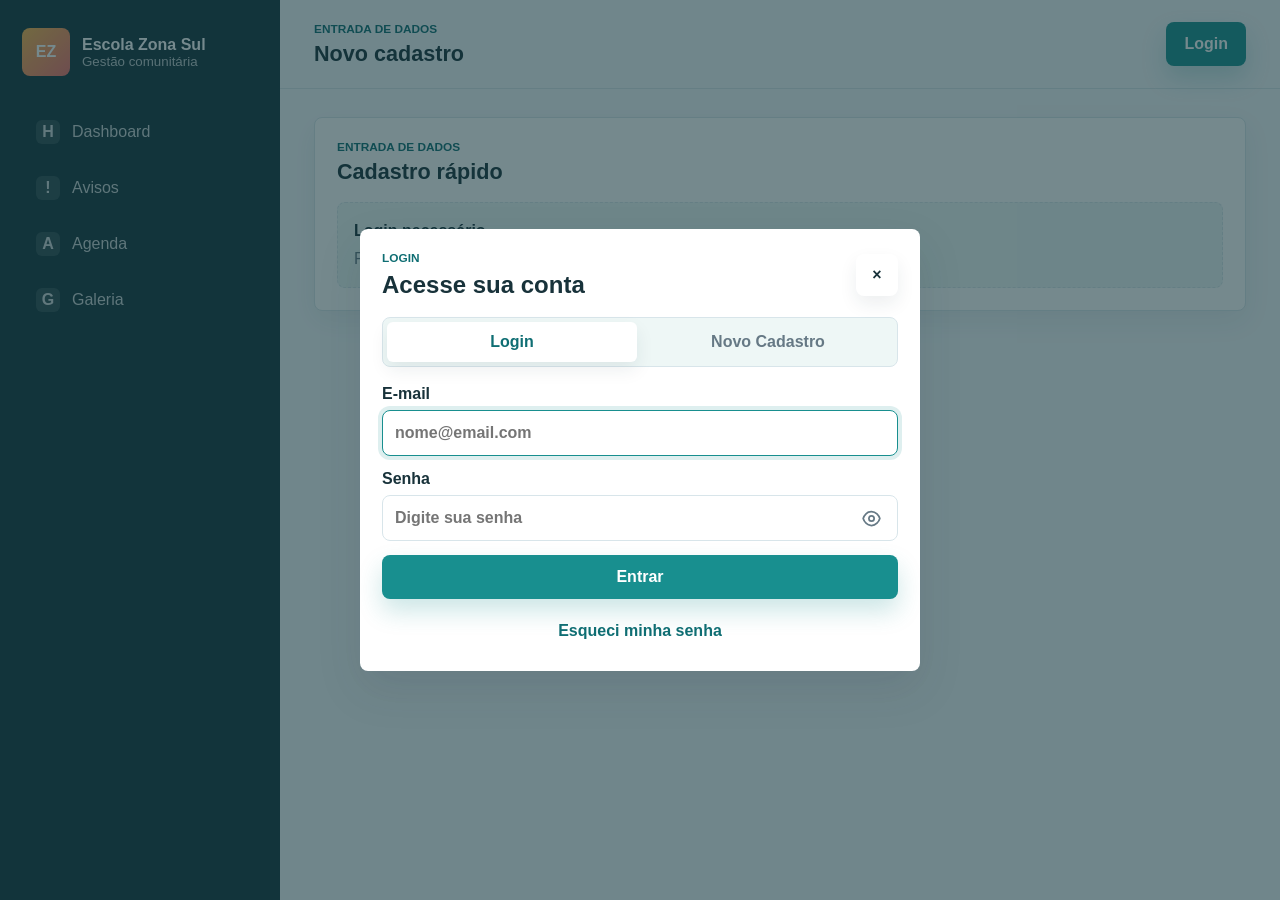
<file: cadastro.html>
<!DOCTYPE html>
<html lang="pt-BR">
<head>
  <meta charset="UTF-8">
  <meta name="viewport" content="width=device-width, initial-scale=1.0">
  <meta name="description" content="Novo cadastro administrativo da Escola Zona Sul.">
  <title>Novo Cadastro | Escola Zona Sul</title>
  <link rel="preconnect" href="https://images.unsplash.com">
  <link rel="stylesheet" href="css/base.css">
  <link rel="stylesheet" href="css/components.css">
  <link rel="stylesheet" href="css/layout.css">
  <link rel="stylesheet" href="css/pages.css">
</head>
<body data-page="cadastro">
  <div class="app-shell">
    <aside class="sidebar" id="sidebar" aria-label="Menu principal">
      <div class="brand">
        <span class="brand__mark" aria-hidden="true">EZ</span>
        <div>
          <strong>Escola Zona Sul</strong>
          <small>Gestão comunitária</small>
        </div>
      </div>

      <nav class="sidebar__nav">
        <a class="nav-link" href="index.html#dashboard">
          <span aria-hidden="true">H</span>
          Dashboard
        </a>
        <a class="nav-link" href="index.html#avisos">
          <span aria-hidden="true">!</span>
          Avisos
        </a>
        <a class="nav-link" href="index.html#eventos">
          <span aria-hidden="true">A</span>
          Agenda
        </a>
        <a class="nav-link" href="index.html#galeria">
          <span aria-hidden="true">G</span>
          Galeria
        </a>
        <details class="nav-group" data-admin-only open>
          <summary class="nav-link nav-link--summary active">
            <span aria-hidden="true">+</span>
            Cadastros
          </summary>
          <div class="nav-submenu">
            <a class="nav-sublink active" href="cadastro.html">Novo Cadastro</a>
            <a class="nav-sublink" href="enventos.html">Novo Evento</a>
            <a class="nav-sublink" href="painel.html">Painel Administrativo</a>
          </div>
        </details>
      </nav>
    </aside>

    <div class="main-wrap">
      <header class="topbar">
        <button class="icon-button menu-button" id="menuButton" type="button" aria-label="Abrir menu">
          ☰
        </button>

        <div>
          <p class="eyebrow">Entrada de dados</p>
          <h1>Novo cadastro</h1>
        </div>

        <div class="topbar__actions">
          <span class="auth-status" id="authStatus" hidden></span>
          <button class="button button--primary" id="openAuthModal" type="button">Login</button>
          <button class="button button--ghost" id="logoutButton" type="button" hidden>Sair</button>
        </div>
      </header>

      <main class="content">
        <section class="section" aria-labelledby="register-title">
          <div class="section__header">
            <div>
              <p class="eyebrow">Entrada de dados</p>
              <h2 id="register-title">Cadastro rápido</h2>
            </div>
            <button class="button button--primary" type="button" id="openAuthModalSecondary" data-admin-content>Abrir formulário</button>
          </div>

          <div class="empty-state admin-access-message" id="adminAccessMessage" hidden></div>

          <div class="register-panel" data-admin-content>
            <form class="quick-form" id="quickRegisterForm">
              <label>
                Tipo de perfil
                <select id="profileType" name="profileType" required>
                  <option value="Administrador">Administrador</option>
                  <option value="Professor">Professor</option>
                  <option value="Usuário">Usuário</option>
                </select>
              </label>

              <label>
                Nome
                <input id="name" name="name" type="text" placeholder="Digite o nome" required>
              </label>

              <label>
                E-mail
                <input id="email" name="email" type="email" placeholder="nome@email.com" required>
              </label>

              <label>
                Celular
                <input id="phone" name="phone" type="tel" placeholder="(00) 00000-0000">
              </label>

              <label>
                Senha
                <input id="quickPassword" name="senha" type="password" placeholder="Mínimo de 6 caracteres" autocomplete="new-password" minlength="6" required>
              </label>

              <label>
                Confirmar senha
                <input id="quickPasswordConfirm" name="confirmSenha" type="password" placeholder="Repita a senha" autocomplete="new-password" minlength="6" required>
              </label>

              <button class="button button--primary" type="submit">Salvar cadastro</button>
            </form>

            <aside class="profile-preview" aria-labelledby="profiles-title">
              <h3 id="profiles-title">Perfis do sistema</h3>
              <div class="profile-list" id="profileList"></div>
            </aside>
          </div>
        </section>
      </main>
    </div>
  </div>

  <div class="modal" id="authModal" aria-hidden="true">
    <div class="modal__overlay" data-close-modal></div>
    <section class="modal__content modal__content--auth" role="dialog" aria-modal="true" aria-labelledby="authModalTitle">
      <div class="modal__header">
        <div>
          <p class="eyebrow" id="authModalEyebrow">Autenticação</p>
          <h2 id="authModalTitle">Acesse sua conta</h2>
        </div>
        <button class="icon-button" type="button" aria-label="Fechar modal" data-close-modal>×</button>
      </div>

      <div class="auth-tabs" role="tablist" aria-label="Autenticação">
        <button class="auth-tab is-active" type="button" role="tab" aria-selected="true" data-auth-tab="login">Login</button>
        <button class="auth-tab" type="button" role="tab" aria-selected="false" data-auth-tab="register">Novo Cadastro</button>
      </div>

      <form class="quick-form auth-panel" id="loginForm" data-auth-panel="login">
        <label>
          E-mail
          <input name="email" type="email" placeholder="nome@email.com" autocomplete="email" required>
        </label>

        <label>
          Senha
          <input name="senha" type="password" placeholder="Digite sua senha" autocomplete="current-password" minlength="6" required>
        </label>

        <button class="button button--primary" type="submit">Entrar</button>
        <button class="button button--link auth-forgot-link" id="forgotPasswordLink" type="button">Esqueci minha senha</button>
      </form>

      <form class="quick-form auth-panel" id="forgotPasswordForm" data-auth-panel="forgot-password" hidden>
        <label>
          E-mail
          <input name="email" type="email" placeholder="nome@email.com" autocomplete="email" required>
        </label>

        <div class="auth-actions">
          <button class="button button--primary" type="submit">Enviar código</button>
          <button class="button button--link" id="backToLoginFromForgot" type="button">Voltar para login</button>
        </div>
      </form>

      <form class="quick-form auth-panel" id="resetPasswordForm" data-auth-panel="reset-password" hidden>
        <label>
          E-mail
          <input name="email" type="email" readonly required>
        </label>

        <label>
          Código de redefinição
          <input name="codigo" type="text" inputmode="numeric" pattern="[0-9]{6}" maxlength="6" placeholder="000000" required>
        </label>

        <label>
          Nova senha
          <input name="nova_senha" type="password" placeholder="Mínimo de 6 caracteres" autocomplete="new-password" minlength="6" required>
        </label>

        <div class="auth-actions">
          <button class="button button--primary" type="submit">Alterar senha</button>
          <button class="button button--link" id="requestNewResetCode" type="button">Solicitar novo código</button>
        </div>
      </form>

      <form class="quick-form auth-panel" id="modalRegisterForm" data-auth-panel="register" hidden>
        <label>
          Tipo de perfil
          <select disabled aria-label="Tipo de perfil">
            <option value="Usuário" selected>Usuário</option>
          </select>
          <input name="profileType" type="hidden" value="Usuário">
        </label>

        <label>
          Nome
          <input name="name" type="text" placeholder="Digite o nome" autocomplete="name" required>
        </label>

        <label>
          E-mail
          <input name="email" type="email" placeholder="nome@email.com" autocomplete="email" required>
        </label>

        <label>
          Celular
          <input name="phone" type="tel" placeholder="(00) 00000-0000" autocomplete="tel">
        </label>

        <label>
          Senha
          <input name="senha" type="password" placeholder="Mínimo de 6 caracteres" autocomplete="new-password" minlength="6" required>
        </label>

        <label>
          Confirmar senha
          <input name="confirmSenha" type="password" placeholder="Repita a senha" autocomplete="new-password" minlength="6" required>
        </label>

        <button class="button button--primary" type="submit">Cadastrar</button>
      </form>

      <form class="quick-form auth-panel" id="validationForm" data-auth-panel="validation" hidden>
        <label>
          E-mail
          <input name="email" type="email" readonly required>
        </label>

        <label>
          Código de validação
          <input name="codigo" type="text" inputmode="numeric" pattern="[0-9]{6}" maxlength="6" placeholder="000000" required>
        </label>

        <div class="auth-actions">
          <button class="button button--primary" type="submit">Validar cadastro</button>
          <button class="button button--link" id="resendValidationCode" type="button">Reenviar código</button>
        </div>
      </form>
    </section>
  </div>

  <div class="toast" id="toast" role="status" aria-live="polite"></div>

  <script src="js/config.js"></script>
  <script src="js/data.js"></script>
  <script src="js/dom.js"></script>
  <script src="js/state.js"></script>
  <script src="js/utils.js"></script>
  <script src="js/ui.js"></script>
  <script src="js/auth.js"></script>
  <script src="js/api.js"></script>
  <script src="js/render.js"></script>
  <script src="js/services.js"></script>
  <script src="js/forms.js"></script>
  <script src="js/events.js"></script>
  <script src="js/main.js"></script>
</body>
</html>
</file>
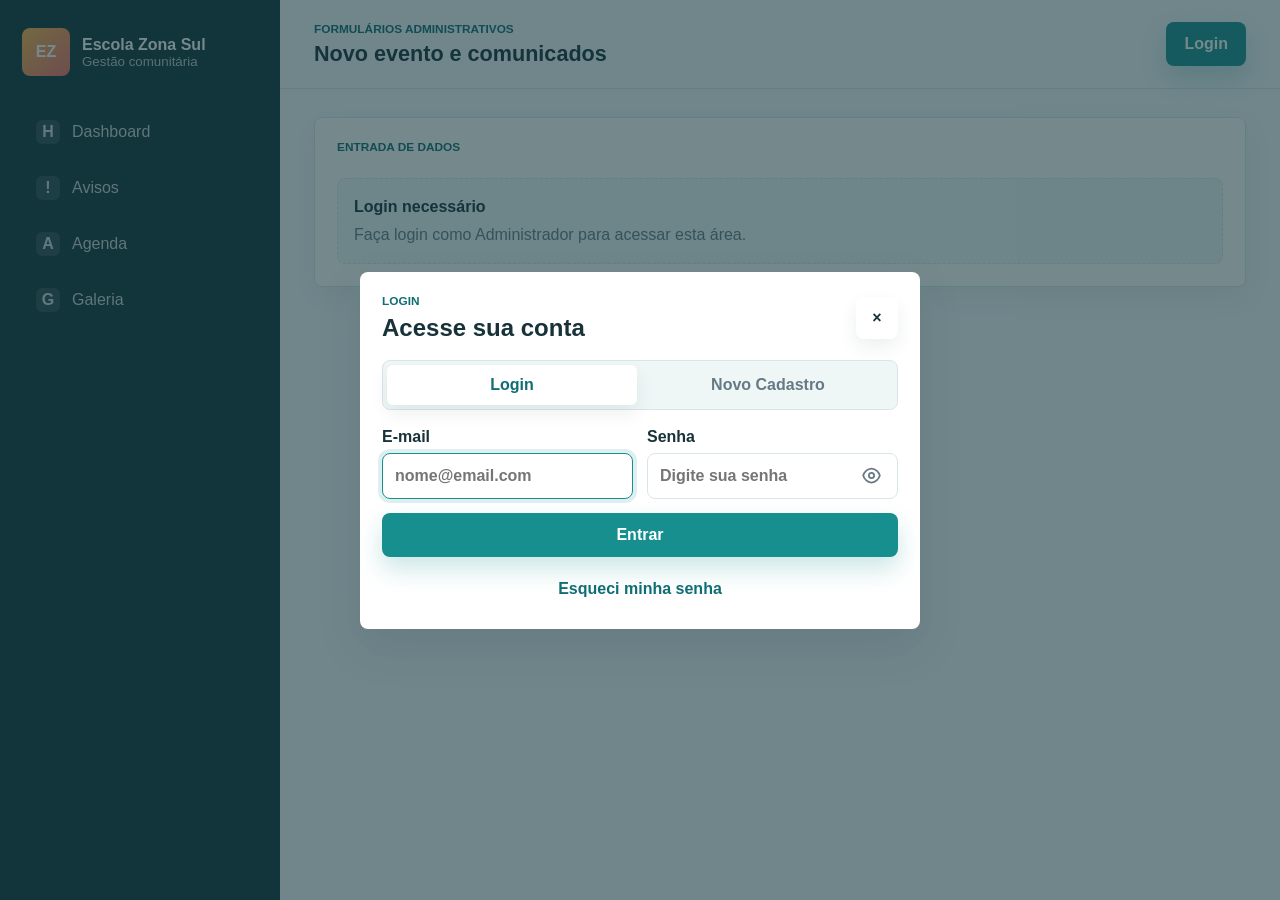
<file: enventos.html>
<!DOCTYPE html>
<html lang="pt-BR">
<head>
  <meta charset="UTF-8">
  <meta name="viewport" content="width=device-width, initial-scale=1.0">
  <meta name="description" content="Cadastro de avisos, eventos e galeria da Escola Zona Sul.">
  <title>Novo Evento | Escola Zona Sul</title>
  <link rel="preconnect" href="https://images.unsplash.com">
  <link rel="stylesheet" href="css/base.css">
  <link rel="stylesheet" href="css/components.css">
  <link rel="stylesheet" href="css/layout.css">
  <link rel="stylesheet" href="css/pages.css">
</head>
<body data-page="enventos">
  <div class="app-shell">
    <aside class="sidebar" id="sidebar" aria-label="Menu principal">
      <div class="brand">
        <span class="brand__mark" aria-hidden="true">EZ</span>
        <div>
          <strong>Escola Zona Sul</strong>
          <small>Gestão comunitária</small>
        </div>
      </div>

      <nav class="sidebar__nav">
        <a class="nav-link" href="index.html#dashboard">
          <span aria-hidden="true">H</span>
          Dashboard
        </a>
        <a class="nav-link" href="index.html#avisos">
          <span aria-hidden="true">!</span>
          Avisos
        </a>
        <a class="nav-link" href="index.html#eventos">
          <span aria-hidden="true">A</span>
          Agenda
        </a>
        <a class="nav-link" href="index.html#galeria">
          <span aria-hidden="true">G</span>
          Galeria
        </a>
        <details class="nav-group" data-admin-only open>
          <summary class="nav-link nav-link--summary active">
            <span aria-hidden="true">+</span>
            Cadastros
          </summary>
          <div class="nav-submenu">
            <a class="nav-sublink" href="cadastro.html">Novo Cadastro</a>
            <a class="nav-sublink active" href="enventos.html">Novo Evento</a>
            <a class="nav-sublink" href="painel.html">Painel Administrativo</a>
          </div>
        </details>
      </nav>
    </aside>

    <div class="main-wrap">
      <header class="topbar">
        <button class="icon-button menu-button" id="menuButton" type="button" aria-label="Abrir menu">
          ☰
        </button>

        <div>
          <p class="eyebrow">Formulários administrativos</p>
          <h1>Novo evento e comunicados</h1>
        </div>

        <div class="topbar__actions">
          <span class="auth-status" id="authStatus" hidden></span>
          <button class="button button--primary" id="openAuthModal" type="button">Login</button>
          <button class="button button--ghost" id="logoutButton" type="button" hidden>Sair</button>
        </div>
      </header>

      <main class="content">
        <section class="section" aria-labelledby="admin-forms-title">
          <div class="section__header">
            <div>
              <p class="eyebrow">Entrada de dados</p>
            </div>
          </div>

          <div class="empty-state admin-access-message" id="adminAccessMessage" hidden></div>

          <div class="admin-forms" aria-label="Formulários administrativos" data-admin-content>
            <section class="admin-form-card" aria-labelledby="notice-form-title">
              <h3 id="notice-form-title">Novo aviso</h3>
              <form class="quick-form" id="noticeForm">
                <label>
                  Título
                  <input name="titulo" type="text" placeholder="Hoje não haverá aula" required>
                </label>

                <label>
                  Mensagem
                  <textarea name="mensagem" rows="3" placeholder="Mensagem do aviso" required></textarea>
                </label>

                <label>
                  Prioridade
                  <select name="prioridade" required>
                    <option value="info">Info</option>
                    <option value="alerta">Alerta</option>
                    <option value="urgente">Urgente</option>
                  </select>
                </label>

                <label>
                  Escola
                  <input name="escola" type="text" value="CEMEI Morumbi" required>
                </label>

                <label class="checkbox-field">
                  <input name="ativo" type="checkbox" checked>
                  Aviso ativo
                </label>

                <button class="button button--primary" type="submit">Salvar aviso</button>
              </form>
            </section>

            <section class="admin-form-card" aria-labelledby="event-form-title">
              <h3 id="event-form-title">Novo evento</h3>
              <form class="quick-form" id="eventForm">
                <label>
                  Título
                  <input name="titulo" type="text" placeholder="Festa Junina" required>
                </label>

                <label>
                  Descrição
                  <textarea name="descricao" rows="3" placeholder="Descrição do evento" required></textarea>
                </label>

                <label>
                  Data
                  <input name="data_evento" type="date" required>
                </label>

                <label>
                  Local
                  <input name="local" type="text" placeholder="Pátio da escola" required>
                </label>

                <label>
                  Escola
                  <input name="escola" type="text" value="CEMEI Morumbi" required>
                </label>

                <button class="button button--primary" type="submit">Salvar evento</button>
              </form>
            </section>

            <section class="admin-form-card" aria-labelledby="gallery-form-title">
              <h3 id="gallery-form-title">Novo item de galeria</h3>
              <form class="quick-form" id="galleryForm">
                <label>
                  Título
                  <input name="titulo" type="text" placeholder="Atividade de pintura" required>
                </label>

                <label>
                  Descrição
                  <textarea name="descricao" rows="3" placeholder="Descrição da atividade" required></textarea>
                </label>

                <label>
                  URL da imagem
                  <input name="imagem_url" type="url" placeholder="https://..." required>
                </label>

                <label>
                  Escola
                  <input name="escola" type="text" value="CEMEI Morumbi" required>
                </label>

                <button class="button button--primary" type="submit">Salvar imagem</button>
              </form>
            </section>
          </div>
        </section>
      </main>
    </div>
  </div>

  <div class="modal" id="authModal" aria-hidden="true">
    <div class="modal__overlay" data-close-modal></div>
    <section class="modal__content modal__content--auth" role="dialog" aria-modal="true" aria-labelledby="authModalTitle">
      <div class="modal__header">
        <div>
          <p class="eyebrow" id="authModalEyebrow">Autenticação</p>
          <h2 id="authModalTitle">Acesse sua conta</h2>
        </div>
        <button class="icon-button" type="button" aria-label="Fechar modal" data-close-modal>×</button>
      </div>

      <div class="auth-tabs" role="tablist" aria-label="Autenticação">
        <button class="auth-tab is-active" type="button" role="tab" aria-selected="true" data-auth-tab="login">Login</button>
        <button class="auth-tab" type="button" role="tab" aria-selected="false" data-auth-tab="register">Novo Cadastro</button>
      </div>

      <form class="quick-form auth-panel" id="loginForm" data-auth-panel="login">
        <label>
          E-mail
          <input name="email" type="email" placeholder="nome@email.com" autocomplete="email" required>
        </label>

        <label>
          Senha
          <input name="senha" type="password" placeholder="Digite sua senha" autocomplete="current-password" minlength="6" required>
        </label>

        <button class="button button--primary" type="submit">Entrar</button>
        <button class="button button--link auth-forgot-link" id="forgotPasswordLink" type="button">Esqueci minha senha</button>
      </form>

      <form class="quick-form auth-panel" id="forgotPasswordForm" data-auth-panel="forgot-password" hidden>
        <label>
          E-mail
          <input name="email" type="email" placeholder="nome@email.com" autocomplete="email" required>
        </label>

        <div class="auth-actions">
          <button class="button button--primary" type="submit">Enviar código</button>
          <button class="button button--link" id="backToLoginFromForgot" type="button">Voltar para login</button>
        </div>
      </form>

      <form class="quick-form auth-panel" id="resetPasswordForm" data-auth-panel="reset-password" hidden>
        <label>
          E-mail
          <input name="email" type="email" readonly required>
        </label>

        <label>
          Código de redefinição
          <input name="codigo" type="text" inputmode="numeric" pattern="[0-9]{6}" maxlength="6" placeholder="000000" required>
        </label>

        <label>
          Nova senha
          <input name="nova_senha" type="password" placeholder="Mínimo de 6 caracteres" autocomplete="new-password" minlength="6" required>
        </label>

        <div class="auth-actions">
          <button class="button button--primary" type="submit">Alterar senha</button>
          <button class="button button--link" id="requestNewResetCode" type="button">Solicitar novo código</button>
        </div>
      </form>

      <form class="quick-form auth-panel" id="modalRegisterForm" data-auth-panel="register" hidden>
        <label>
          Tipo de perfil
          <select disabled aria-label="Tipo de perfil">
            <option value="Usuário" selected>Usuário</option>
          </select>
          <input name="profileType" type="hidden" value="Usuário">
        </label>

        <label>
          Nome
          <input name="name" type="text" placeholder="Digite o nome" autocomplete="name" required>
        </label>

        <label>
          E-mail
          <input name="email" type="email" placeholder="nome@email.com" autocomplete="email" required>
        </label>

        <label>
          Celular
          <input name="phone" type="tel" placeholder="(00) 00000-0000" autocomplete="tel">
        </label>

        <label>
          Senha
          <input name="senha" type="password" placeholder="Mínimo de 6 caracteres" autocomplete="new-password" minlength="6" required>
        </label>

        <label>
          Confirmar senha
          <input name="confirmSenha" type="password" placeholder="Repita a senha" autocomplete="new-password" minlength="6" required>
        </label>

        <button class="button button--primary" type="submit">Cadastrar</button>
      </form>

      <form class="quick-form auth-panel" id="validationForm" data-auth-panel="validation" hidden>
        <label>
          E-mail
          <input name="email" type="email" readonly required>
        </label>

        <label>
          Código de validação
          <input name="codigo" type="text" inputmode="numeric" pattern="[0-9]{6}" maxlength="6" placeholder="000000" required>
        </label>

        <div class="auth-actions">
          <button class="button button--primary" type="submit">Validar cadastro</button>
          <button class="button button--link" id="resendValidationCode" type="button">Reenviar código</button>
        </div>
      </form>
    </section>
  </div>

  <div class="toast" id="toast" role="status" aria-live="polite"></div>

  <script src="js/config.js"></script>
  <script src="js/data.js"></script>
  <script src="js/dom.js"></script>
  <script src="js/state.js"></script>
  <script src="js/utils.js"></script>
  <script src="js/ui.js"></script>
  <script src="js/auth.js"></script>
  <script src="js/api.js"></script>
  <script src="js/render.js"></script>
  <script src="js/services.js"></script>
  <script src="js/forms.js"></script>
  <script src="js/events.js"></script>
  <script src="js/main.js"></script>
</body>
</html>
</file>
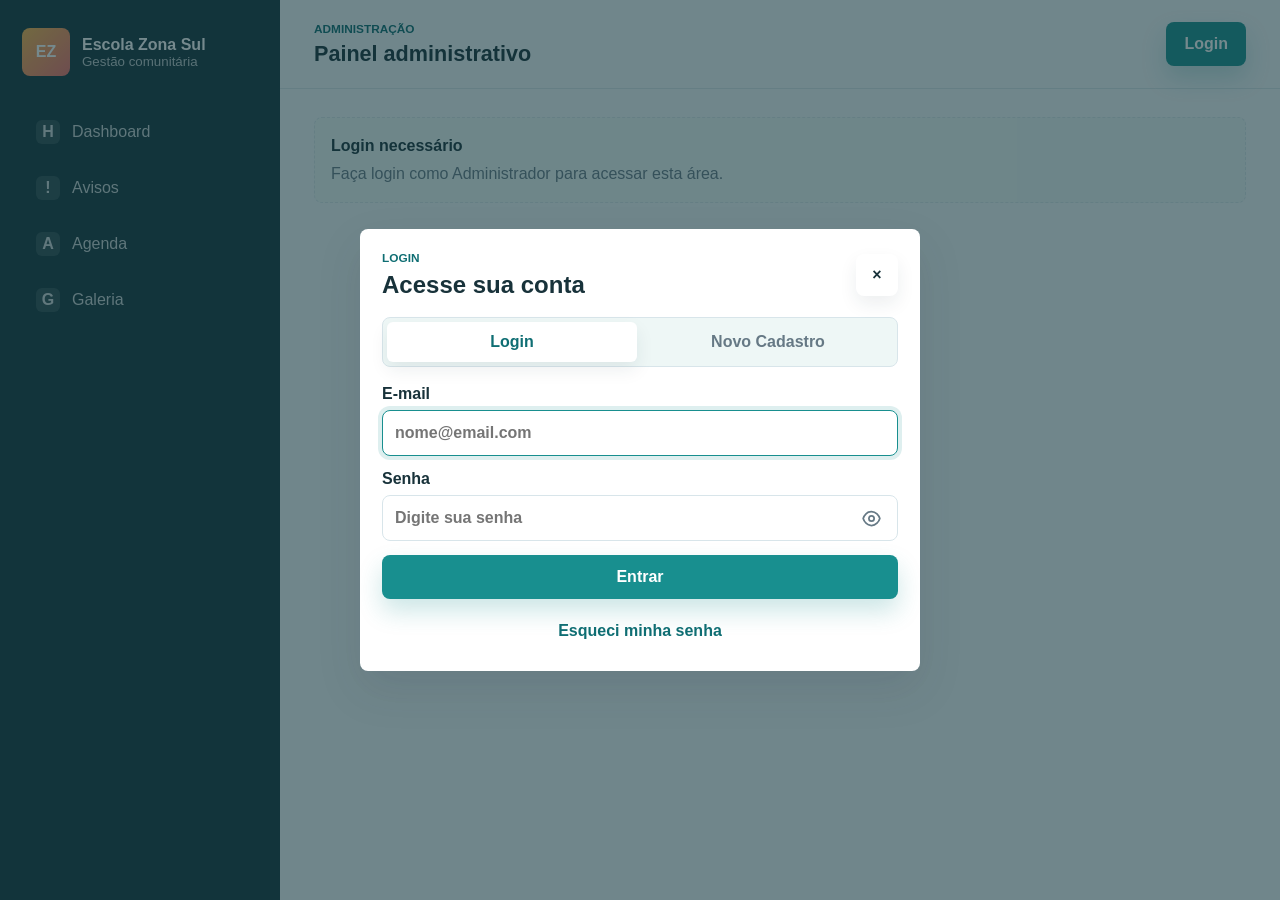
<file: painel.html>
<!DOCTYPE html>
<html lang="pt-BR">

<head>
  <meta charset="UTF-8">
  <meta name="viewport" content="width=device-width, initial-scale=1.0">
  <meta name="description" content="Painel administrativo da Escola Zona Sul.">
  <title>Painel Administrativo | Escola Zona Sul</title>
  <link rel="preconnect" href="https://images.unsplash.com">
  <link rel="stylesheet" href="css/base.css">
  <link rel="stylesheet" href="css/components.css">
  <link rel="stylesheet" href="css/layout.css">
  <link rel="stylesheet" href="css/pages.css">
</head>

<body data-page="painel">
  <div class="app-shell">
    <aside class="sidebar" id="sidebar" aria-label="Menu principal">
      <div class="brand">
        <span class="brand__mark" aria-hidden="true">EZ</span>
        <div>
          <strong>Escola Zona Sul</strong>
          <small>Gestão comunitária</small>
        </div>
      </div>

      <nav class="sidebar__nav">
        <a class="nav-link" href="index.html#dashboard">
          <span aria-hidden="true">H</span>
          Dashboard
        </a>
        <a class="nav-link" href="index.html#avisos">
          <span aria-hidden="true">!</span>
          Avisos
        </a>
        <a class="nav-link" href="index.html#eventos">
          <span aria-hidden="true">A</span>
          Agenda
        </a>
        <a class="nav-link" href="index.html#galeria">
          <span aria-hidden="true">G</span>
          Galeria
        </a>
        <details class="nav-group" data-admin-only open>
          <summary class="nav-link nav-link--summary active">
            <span aria-hidden="true">+</span>
            Cadastros
          </summary>
          <div class="nav-submenu">
            <a class="nav-sublink" href="cadastro.html">Novo Cadastro</a>
            <a class="nav-sublink" href="enventos.html">Novo Evento</a>
            <a class="nav-sublink active" href="painel.html">Painel Administrativo</a>
          </div>
        </details>
      </nav>
    </aside>

    <div class="main-wrap">
      <header class="topbar">
        <button class="icon-button menu-button" id="menuButton" type="button" aria-label="Abrir menu">
          ☰
        </button>

        <div>
          <p class="eyebrow">Administração</p>
          <h1>Painel administrativo</h1>
        </div>

        <div class="topbar__actions">
          <span class="auth-status" id="authStatus" hidden></span>
          <button class="button button--primary" id="openAuthModal" type="button">Login</button>
          <button class="button button--ghost" id="logoutButton" type="button" hidden>Sair</button>
        </div>
      </header>

      <main class="content">
        <section class="section" aria-labelledby="admin-panel-title">
          <div class="empty-state admin-access-message" id="adminAccessMessage" hidden></div>

          <div class="table-wrap" aria-live="polite" data-admin-content>
            <table>

              <thead>
                <tr>
                  <th>Perfil</th>
                  <th>Nome</th>
                  <th>E-mail</th>
                  <th>Celular</th>
                </tr>
              </thead>
              <tbody id="registrationsTable"></tbody>
            </table>
          </div>
        </section>
      </main>
    </div>
  </div>

  <div class="modal" id="authModal" aria-hidden="true">
    <div class="modal__overlay" data-close-modal></div>
    <section class="modal__content modal__content--auth" role="dialog" aria-modal="true"
      aria-labelledby="authModalTitle">
      <div class="modal__header">
        <div>
          <p class="eyebrow" id="authModalEyebrow">Autenticação</p>
          <h2 id="authModalTitle">Acesse sua conta</h2>
        </div>
        <button class="icon-button" type="button" aria-label="Fechar modal" data-close-modal>×</button>
      </div>

      <div class="auth-tabs" role="tablist" aria-label="Autenticação">
        <button class="auth-tab is-active" type="button" role="tab" aria-selected="true"
          data-auth-tab="login">Login</button>
        <button class="auth-tab" type="button" role="tab" aria-selected="false" data-auth-tab="register">Novo
          Cadastro</button>
      </div>

      <form class="quick-form auth-panel" id="loginForm" data-auth-panel="login">
        <label>
          E-mail
          <input name="email" type="email" placeholder="nome@email.com" autocomplete="email" required>
        </label>

        <label>
          Senha
          <input name="senha" type="password" placeholder="Digite sua senha" autocomplete="current-password"
            minlength="6" required>
        </label>

        <button class="button button--primary" type="submit">Entrar</button>
        <button class="button button--link auth-forgot-link" id="forgotPasswordLink" type="button">Esqueci minha
          senha</button>
      </form>

      <form class="quick-form auth-panel" id="forgotPasswordForm" data-auth-panel="forgot-password" hidden>
        <label>
          E-mail
          <input name="email" type="email" placeholder="nome@email.com" autocomplete="email" required>
        </label>

        <div class="auth-actions">
          <button class="button button--primary" type="submit">Enviar código</button>
          <button class="button button--link" id="backToLoginFromForgot" type="button">Voltar para login</button>
        </div>
      </form>

      <form class="quick-form auth-panel" id="resetPasswordForm" data-auth-panel="reset-password" hidden>
        <label>
          E-mail
          <input name="email" type="email" readonly required>
        </label>

        <label>
          Código de redefinição
          <input name="codigo" type="text" inputmode="numeric" pattern="[0-9]{6}" maxlength="6" placeholder="000000"
            required>
        </label>

        <label>
          Nova senha
          <input name="nova_senha" type="password" placeholder="Mínimo de 6 caracteres" autocomplete="new-password"
            minlength="6" required>
        </label>

        <div class="auth-actions">
          <button class="button button--primary" type="submit">Alterar senha</button>
          <button class="button button--link" id="requestNewResetCode" type="button">Solicitar novo código</button>
        </div>
      </form>

      <form class="quick-form auth-panel" id="modalRegisterForm" data-auth-panel="register" hidden>
        <label>
          Tipo de perfil
          <select disabled aria-label="Tipo de perfil">
            <option value="Usuário" selected>Usuário</option>
          </select>
          <input name="profileType" type="hidden" value="Usuário">
        </label>

        <label>
          Nome
          <input name="name" type="text" placeholder="Digite o nome" autocomplete="name" required>
        </label>

        <label>
          E-mail
          <input name="email" type="email" placeholder="nome@email.com" autocomplete="email" required>
        </label>

        <label>
          Celular
          <input name="phone" type="tel" placeholder="(00) 00000-0000" autocomplete="tel">
        </label>

        <label>
          Senha
          <input name="senha" type="password" placeholder="Mínimo de 6 caracteres" autocomplete="new-password"
            minlength="6" required>
        </label>

        <label>
          Confirmar senha
          <input name="confirmSenha" type="password" placeholder="Repita a senha" autocomplete="new-password"
            minlength="6" required>
        </label>

        <button class="button button--primary" type="submit">Cadastrar</button>
      </form>

      <form class="quick-form auth-panel" id="validationForm" data-auth-panel="validation" hidden>
        <label>
          E-mail
          <input name="email" type="email" readonly required>
        </label>

        <label>
          Código de validação
          <input name="codigo" type="text" inputmode="numeric" pattern="[0-9]{6}" maxlength="6" placeholder="000000"
            required>
        </label>

        <div class="auth-actions">
          <button class="button button--primary" type="submit">Validar cadastro</button>
          <button class="button button--link" id="resendValidationCode" type="button">Reenviar código</button>
        </div>
      </form>
    </section>
  </div>

  <div class="toast" id="toast" role="status" aria-live="polite"></div>

  <script src="js/config.js"></script>
  <script src="js/data.js"></script>
  <script src="js/dom.js"></script>
  <script src="js/state.js"></script>
  <script src="js/utils.js"></script>
  <script src="js/ui.js"></script>
  <script src="js/auth.js"></script>
  <script src="js/api.js"></script>
  <script src="js/render.js"></script>
  <script src="js/services.js"></script>
  <script src="js/forms.js"></script>
  <script src="js/events.js"></script>
  <script src="js/main.js"></script>
</body>

</html>
</file>
<file: css/base.css>
:root {
  --bg: #f4f8fb;
  --surface: #ffffff;
  --surface-soft: #eef7f6;
  --text: #18323a;
  --muted: #667985;
  --line: #d8e5ea;
  --primary: #188f8f;
  --primary-dark: #0f6e73;
  --accent: #f9b44a;
  --coral: #ef6f6c;
  --blue: #527ee6;
  --success: #3a9d70;
  --warning: #f0a23a;
  --danger: #dd5b63;
  --shadow: 0 18px 45px rgba(24, 50, 58, 0.12);
  --radius: 8px;
  --sidebar-width: 280px;
  font-family: Inter, "Segoe UI", Roboto, Arial, sans-serif;
}

* {
  box-sizing: border-box;
}

[hidden] {
  display: none !important;
}

html {
  scroll-behavior: smooth;
}

body {
  margin: 0;
  min-height: 100vh;
  background: var(--bg);
  color: var(--text);
}

button,
input,
select,
textarea {
  font: inherit;
}

a {
  color: inherit;
  text-decoration: none;
}

img {
  display: block;
  max-width: 100%;
}

.eyebrow {
  margin: 0 0 6px;
  color: var(--primary-dark);
  font-size: 0.74rem;
  font-weight: 800;
  letter-spacing: 0;
  text-transform: uppercase;
}

@keyframes spin {
  to {
    transform: rotate(360deg);
  }
}
</file>
<file: css/components.css>
.button,
.icon-button {
  border: 0;
  cursor: pointer;
  font-weight: 800;
}

.button {
  display: inline-flex;
  min-height: 44px;
  align-items: center;
  justify-content: center;
  gap: 8px;
  padding: 0 18px;
  border-radius: var(--radius);
  transition: transform 0.2s ease, box-shadow 0.2s ease, background 0.2s ease;
}

.button:hover,
.icon-button:hover {
  transform: translateY(-1px);
}

.button:disabled {
  cursor: wait;
  opacity: 0.78;
  transform: none;
}

.button.is-loading {
  pointer-events: none;
}

.button__spinner {
  display: inline-block;
  width: 18px;
  height: 18px;
  border: 2px solid rgba(255, 255, 255, 0.48);
  border-radius: 50%;
  border-top-color: #ffffff;
  animation: spin 0.8s linear infinite;
}

.button--link .button__spinner {
  border-color: rgba(15, 110, 115, 0.26);
  border-top-color: var(--primary-dark);
}

.button--primary {
  background: var(--primary);
  color: #ffffff;
  box-shadow: 0 12px 24px rgba(24, 143, 143, 0.22);
}

.button--primary:hover {
  background: var(--primary-dark);
}

.button--ghost {
  border: 1px solid var(--line);
  background: #ffffff;
  color: var(--text);
}

.button--link {
  min-height: 40px;
  border: 0;
  background: transparent;
  color: var(--primary-dark);
  box-shadow: none;
}

.icon-button {
  display: grid;
  width: 42px;
  height: 42px;
  place-items: center;
  border-radius: var(--radius);
  background: #ffffff;
  color: var(--text);
  box-shadow: 0 8px 18px rgba(24, 50, 58, 0.08);
}

.auth-status {
  display: inline-flex;
  max-width: 320px;
  min-height: 38px;
  align-items: center;
  padding: 0 12px;
  border: 1px solid var(--line);
  border-radius: var(--radius);
  background: var(--surface-soft);
  color: var(--primary-dark);
  font-size: 0.86rem;
  font-weight: 800;
  line-height: 1.25;
}

.section,
.table-wrap {
  border: 1px solid var(--line);
  border-radius: var(--radius);
  background: var(--surface);
  box-shadow: 0 10px 28px rgba(24, 50, 58, 0.07);
}

.section {
  padding: 22px;
}

.section__header {
  display: flex;
  align-items: center;
  justify-content: space-between;
  gap: 16px;
  margin-bottom: 18px;
}

.section h2 {
  font-size: 1.35rem;
}

.tag {
  display: inline-flex;
  align-items: center;
  min-height: 28px;
  padding: 0 10px;
  border-radius: 999px;
  background: var(--surface-soft);
  color: var(--primary-dark);
  font-size: 0.84rem;
  font-weight: 800;
}

.quick-form {
  display: grid;
  gap: 14px;
}

.quick-form label {
  display: grid;
  gap: 7px;
  color: var(--text);
  font-weight: 800;
}

.quick-form input,
.quick-form select,
.quick-form textarea {
  width: 100%;
  border: 1px solid var(--line);
  border-radius: var(--radius);
  background: #ffffff;
  color: var(--text);
  outline: none;
  transition: border 0.2s ease, box-shadow 0.2s ease;
}

.quick-form input,
.quick-form select {
  min-height: 46px;
  padding: 0 12px;
}

.quick-form textarea {
  min-height: 92px;
  padding: 12px;
  resize: vertical;
}

.quick-form input:focus,
.quick-form select:focus,
.quick-form textarea:focus {
  border-color: var(--primary);
  box-shadow: 0 0 0 4px rgba(24, 143, 143, 0.14);
}

.quick-form .checkbox-field {
  display: flex;
  align-items: center;
  gap: 10px;
}

.quick-form .checkbox-field input {
  width: 18px;
  height: 18px;
  min-height: auto;
  padding: 0;
}

.password-field {
  position: relative;
  display: block;
}

.quick-form .password-field__input {
  padding-right: 52px;
}

.password-field__toggle {
  position: absolute;
  top: 50%;
  right: 8px;
  display: grid;
  width: 38px;
  height: 38px;
  place-items: center;
  border: 0;
  border-radius: 6px;
  background: transparent;
  color: var(--muted);
  cursor: pointer;
  transition: background 0.2s ease, color 0.2s ease;
  transform: translateY(-50%);
}

.password-field__toggle:hover,
.password-field__toggle:focus-visible {
  background: var(--surface-soft);
  color: var(--primary-dark);
  outline: none;
}

.password-field__toggle svg {
  width: 21px;
  height: 21px;
  fill: none;
  stroke: currentColor;
  stroke-linecap: round;
  stroke-linejoin: round;
  stroke-width: 2;
}

.table-wrap {
  overflow-x: auto;
  margin-top: 18px;
}

table {
  width: 100%;
  border-collapse: collapse;
  min-width: 680px;
}

caption {
  padding: 14px 16px 0;
  color: var(--muted);
  font-weight: 700;
  text-align: left;
}

th,
td {
  padding: 14px 16px;
  border-bottom: 1px solid var(--line);
  text-align: left;
}

th {
  color: var(--muted);
  font-size: 0.82rem;
  text-transform: uppercase;
}

tbody tr:last-child td {
  border-bottom: 0;
}

.empty-state {
  padding: 16px;
  border: 1px dashed var(--line);
  border-radius: var(--radius);
  background: var(--surface-soft);
  color: var(--muted);
  line-height: 1.5;
}

.empty-state strong {
  display: block;
  margin-bottom: 4px;
  color: var(--text);
}

.modal {
  position: fixed;
  inset: 0;
  z-index: 50;
  display: none;
  place-items: center;
  padding: 20px;
}

.modal.is-open {
  display: grid;
}

.modal__overlay {
  position: absolute;
  inset: 0;
  background: rgba(18, 52, 59, 0.58);
}

.modal__content {
  position: relative;
  z-index: 1;
  width: min(520px, 100%);
  max-height: calc(100vh - 40px);
  overflow-y: auto;
  border-radius: var(--radius);
  background: #ffffff;
  padding: 22px;
  box-shadow: var(--shadow);
}

.modal__content--auth {
  width: min(560px, 100%);
}

.modal__header {
  display: flex;
  align-items: center;
  justify-content: space-between;
  gap: 16px;
  margin-bottom: 18px;
}

.modal__header h2 {
  margin: 0;
}

.auth-tabs {
  display: grid;
  grid-template-columns: repeat(2, minmax(0, 1fr));
  gap: 6px;
  margin-bottom: 18px;
  padding: 4px;
  border: 1px solid var(--line);
  border-radius: var(--radius);
  background: var(--surface-soft);
}

.auth-tab {
  min-height: 40px;
  border: 0;
  border-radius: 6px;
  background: transparent;
  color: var(--muted);
  cursor: pointer;
  font-weight: 800;
}

.auth-tab.is-active {
  background: #ffffff;
  color: var(--primary-dark);
  box-shadow: 0 8px 18px rgba(24, 50, 58, 0.08);
}

.auth-panel {
  margin-top: 0;
}

.auth-forgot-link {
  justify-self: center;
  min-height: 36px;
  padding-inline: 8px;
}

.auth-actions {
  display: grid;
  gap: 10px;
}

.toast {
  position: fixed;
  right: 22px;
  bottom: 22px;
  z-index: 70;
  max-width: min(360px, calc(100vw - 44px));
  padding: 14px 16px;
  border-radius: var(--radius);
  background: #12343b;
  color: #ffffff;
  box-shadow: var(--shadow);
  opacity: 0;
  transform: translateY(12px);
  pointer-events: none;
  transition: opacity 0.2s ease, transform 0.2s ease;
}

.toast.is-visible {
  opacity: 1;
  transform: translateY(0);
}

@media (max-width: 560px) {
  .section {
    padding: 18px;
  }

  .section__header {
    align-items: flex-start;
    flex-direction: column;
  }
}
</file>
<file: css/layout.css>
.app-shell {
  display: flex;
  min-height: 100vh;
}

.sidebar {
  position: fixed;
  inset: 0 auto 0 0;
  z-index: 30;
  display: flex;
  width: var(--sidebar-width);
  flex-direction: column;
  gap: 32px;
  padding: 28px 22px;
  background: #12343b;
  color: #ffffff;
}

.brand {
  display: flex;
  align-items: center;
  gap: 12px;
}

.brand__mark {
  display: grid;
  width: 48px;
  height: 48px;
  place-items: center;
  border-radius: 8px;
  background: linear-gradient(135deg, var(--accent), var(--coral));
  color: #ffffff;
  font-weight: 800;
}

.brand strong,
.brand small {
  display: block;
}

.brand small,
.sidebar__footer small,
.sidebar__footer span {
  color: rgba(255, 255, 255, 0.72);
}

.sidebar__nav {
  display: grid;
  gap: 8px;
}

.nav-group {
  display: grid;
  gap: 6px;
}

.nav-group[open] > .nav-link--summary {
  background: rgba(255, 255, 255, 0.13);
  color: #ffffff;
}

.nav-link--summary {
  cursor: pointer;
  list-style: none;
}

.nav-link--summary::-webkit-details-marker {
  display: none;
}

.nav-link {
  display: flex;
  align-items: center;
  gap: 12px;
  padding: 12px 14px;
  border-radius: var(--radius);
  color: rgba(255, 255, 255, 0.78);
  transition: background 0.2s ease, color 0.2s ease, transform 0.2s ease;
}

.nav-link span {
  display: grid;
  width: 24px;
  height: 24px;
  place-items: center;
  border-radius: 6px;
  background: rgba(255, 255, 255, 0.12);
  font-weight: 700;
}

.nav-submenu {
  display: grid;
  gap: 4px;
  padding-left: 42px;
}

.nav-sublink {
  display: flex;
  min-height: 34px;
  align-items: center;
  padding: 0 12px;
  border-radius: 6px;
  color: rgba(255, 255, 255, 0.74);
  font-size: 0.9rem;
  font-weight: 800;
  transition: background 0.2s ease, color 0.2s ease;
}

.nav-sublink:hover,
.nav-sublink.active {
  background: rgba(255, 255, 255, 0.1);
  color: #ffffff;
}

.nav-link:hover,
.nav-link.active {
  background: rgba(255, 255, 255, 0.13);
  color: #ffffff;
}

.nav-link:hover {
  transform: translateX(2px);
}

.sidebar__footer {
  margin-top: auto;
  padding: 14px;
  border: 1px solid rgba(255, 255, 255, 0.12);
  border-radius: var(--radius);
}

.sidebar__footer small,
.sidebar__footer span {
  display: block;
}

.main-wrap {
  width: 100%;
  margin-left: var(--sidebar-width);
}

.topbar {
  position: sticky;
  top: 0;
  z-index: 20;
  display: flex;
  align-items: center;
  justify-content: space-between;
  gap: 20px;
  padding: 22px 34px;
  border-bottom: 1px solid var(--line);
  background: rgba(244, 248, 251, 0.92);
  backdrop-filter: blur(12px);
}

.topbar h1 {
  margin: 0;
  font-size: 1.35rem;
  line-height: 1.12;
}

.topbar__actions {
  display: flex;
  align-items: center;
  justify-content: flex-end;
  gap: 10px;
  margin-left: auto;
}

.content {
  display: grid;
  gap: 24px;
  width: min(1180px, 100%);
  margin: 0 auto;
  padding: 28px 34px 54px;
}

.menu-button {
  display: none;
}

@media (max-width: 820px) {
  .sidebar {
    transform: translateX(-100%);
    transition: transform 0.25s ease;
  }

  .sidebar.is-open {
    transform: translateX(0);
  }

  .main-wrap {
    margin-left: 0;
  }

  .menu-button {
    display: grid;
  }

  .topbar {
    align-items: flex-start;
    flex-wrap: wrap;
    padding: 18px;
  }

  .topbar__actions {
    width: 100%;
    justify-content: flex-start;
    margin-left: 0;
  }

  .content {
    padding: 20px 18px 42px;
  }
}

@media (max-width: 560px) {
  .topbar {
    gap: 12px;
  }

  .topbar h1 {
    font-size: 1.05rem;
  }
}
</file>
<file: css/pages.css>
.hero-panel {
  display: grid;
  grid-template-columns: minmax(0, 1fr) 320px;
  gap: 24px;
  overflow: hidden;
  padding: 30px;
  border-radius: var(--radius);
  background:
    linear-gradient(135deg, rgba(24, 143, 143, 0.92), rgba(18, 52, 59, 0.92)),
    url("https://images.unsplash.com/photo-1588072432836-e10032774350?auto=format&fit=crop&w=1400&q=80") center/cover;
  color: #ffffff;
  box-shadow: var(--shadow);
}

.hero-panel .eyebrow {
  color: #ffe0a8;
}

.hero-panel h2,
.section h2,
.profile-preview h3 {
  margin: 0;
  line-height: 1.12;
}

.hero-panel h2 {
  max-width: 760px;
  font-size: clamp(2rem, 5vw, 3.6rem);
}

.hero-panel p {
  max-width: 640px;
  color: rgba(255, 255, 255, 0.86);
  line-height: 1.7;
}

.hero-actions {
  display: flex;
  flex-wrap: wrap;
  gap: 12px;
  margin-top: 20px;
}

.hero-panel__summary {
  display: grid;
  align-content: end;
  gap: 12px;
}

.hero-panel__summary div {
  padding: 18px;
  border: 1px solid rgba(255, 255, 255, 0.2);
  border-radius: var(--radius);
  background: rgba(255, 255, 255, 0.13);
  backdrop-filter: blur(10px);
}

.hero-panel__summary strong,
.hero-panel__summary span {
  display: block;
}

.hero-panel__summary strong {
  font-size: 2rem;
}

.hero-panel__summary span {
  color: rgba(255, 255, 255, 0.76);
}

.stats-grid,
.school-grid,
.gallery-grid {
  display: grid;
  gap: 16px;
}

.stats-grid {
  grid-template-columns: repeat(3, minmax(0, 1fr));
}

.stat-card,
.school-card,
.notice-card,
.event-card,
.profile-card {
  border: 1px solid var(--line);
  border-radius: var(--radius);
  background: var(--surface);
  box-shadow: 0 10px 28px rgba(24, 50, 58, 0.07);
}

.stat-card {
  display: flex;
  align-items: center;
  gap: 14px;
  padding: 18px;
}

.stat-card__icon {
  display: grid;
  width: 50px;
  height: 50px;
  flex: 0 0 auto;
  place-items: center;
  border-radius: var(--radius);
}

.stat-card__icon--school {
  background: #e8f6f4;
}

.stat-card__icon--admin {
  background: #fff3db;
}

.stat-card__icon--notice {
  background: #ffecef;
}

.stat-card strong {
  display: block;
  font-size: 1.55rem;
}

.stat-card span {
  color: var(--muted);
}

.school-grid {
  grid-template-columns: repeat(2, minmax(0, 1fr));
}

.school-card {
  overflow: hidden;
}

.school-card__image {
  height: 190px;
  background: var(--surface-soft);
}

.school-card__image img,
.gallery-card img {
  width: 100%;
  height: 100%;
  object-fit: cover;
}

.school-card__body {
  padding: 18px;
}

.school-card h3,
.notice-card h3,
.event-card h3,
.gallery-card h3,
.profile-card h3 {
  margin: 0;
  font-size: 1rem;
}

.school-card p,
.notice-card p,
.event-card p,
.gallery-card p,
.profile-card p {
  margin: 8px 0 0;
  color: var(--muted);
  line-height: 1.55;
}

.school-card__meta {
  display: flex;
  flex-wrap: wrap;
  gap: 8px;
  margin-top: 14px;
}

.dashboard-grid {
  display: grid;
  grid-template-columns: minmax(0, 1.2fr) minmax(320px, 0.8fr);
  gap: 24px;
}

.notice-list,
.event-list,
.profile-list {
  display: grid;
  gap: 12px;
}

.notice-card {
  display: grid;
  grid-template-columns: 8px 1fr;
  overflow: hidden;
}

.notice-card::before {
  content: "";
  background: var(--primary);
}

.notice-card--danger::before {
  background: var(--danger);
}

.notice-card--warning::before {
  background: var(--warning);
}

.notice-card--info::before {
  background: var(--blue);
}

.notice-card__body {
  padding: 16px;
}

.notice-card__top,
.event-card__top {
  display: flex;
  align-items: center;
  justify-content: space-between;
  gap: 12px;
}

.notice-card time,
.event-card time {
  color: var(--muted);
  font-size: 0.85rem;
  font-weight: 700;
}

.event-card {
  display: grid;
  grid-template-columns: 64px 1fr;
  gap: 14px;
  padding: 14px;
}

.event-date {
  display: grid;
  height: 64px;
  place-items: center;
  border-radius: var(--radius);
  background: #fff3db;
  color: #9a5a00;
  font-weight: 900;
  text-align: center;
}

.event-date span {
  display: block;
  font-size: 1.35rem;
  line-height: 1;
}

.event-date small {
  display: block;
  font-size: 0.72rem;
  text-transform: uppercase;
}

.gallery-grid {
  grid-template-columns: repeat(4, minmax(0, 1fr));
}

.gallery-card {
  overflow: hidden;
  border-radius: var(--radius);
  background: #ffffff;
  box-shadow: 0 10px 26px rgba(24, 50, 58, 0.08);
}

.gallery-card__image {
  aspect-ratio: 4 / 3;
  background: var(--surface-soft);
}

.gallery-card__body {
  padding: 14px;
}

.register-panel {
  display: grid;
  grid-template-columns: minmax(0, 1fr) 340px;
  gap: 18px;
}

.profile-preview {
  padding: 18px;
  border-radius: var(--radius);
  background: var(--surface-soft);
}

.profile-preview h3 {
  margin-bottom: 14px;
}

.profile-card {
  padding: 14px;
  box-shadow: none;
}

.admin-forms {
  display: grid;
  grid-template-columns: repeat(3, minmax(0, 1fr));
  gap: 18px;
  margin-top: 18px;
}

.admin-form-card {
  padding: 18px;
  border: 1px solid var(--line);
  border-radius: var(--radius);
  background: var(--surface);
  box-shadow: 0 10px 28px rgba(24, 50, 58, 0.07);
}

.admin-form-card h3 {
  margin: 0 0 14px;
  font-size: 1rem;
}

body[data-page="enventos"] .admin-forms {
  grid-template-columns: 1fr;
  gap: 20px;
}

body[data-page="enventos"] .admin-form-card {
  width: min(820px, 100%);
  justify-self: center;
}

body[data-page="enventos"] .quick-form {
  grid-template-columns: repeat(2, minmax(0, 1fr));
  align-items: end;
}

body[data-page="enventos"] .quick-form label:has(textarea),
body[data-page="enventos"] .quick-form .checkbox-field,
body[data-page="enventos"] .quick-form .button {
  grid-column: 1 / -1;
}

body[data-page="painel"] .section {
  border: 0;
  background: transparent;
  box-shadow: none;
  padding: 0;
}

body[data-page="painel"] .table-wrap {
  margin-top: 0;
}

@media (max-width: 1040px) {
  .hero-panel,
  .dashboard-grid,
  .register-panel {
    grid-template-columns: 1fr;
  }

  .admin-forms {
    grid-template-columns: 1fr;
  }

  .gallery-grid {
    grid-template-columns: repeat(2, minmax(0, 1fr));
  }
}

@media (max-width: 820px) {
  .stats-grid,
  .school-grid {
    grid-template-columns: 1fr;
  }

  .hero-panel {
    padding: 22px;
  }

  body[data-page="enventos"] .quick-form {
    grid-template-columns: 1fr;
  }
}

@media (max-width: 560px) {
  .gallery-grid {
    grid-template-columns: 1fr;
  }

  .event-card {
    grid-template-columns: 56px 1fr;
  }
}
</file>
